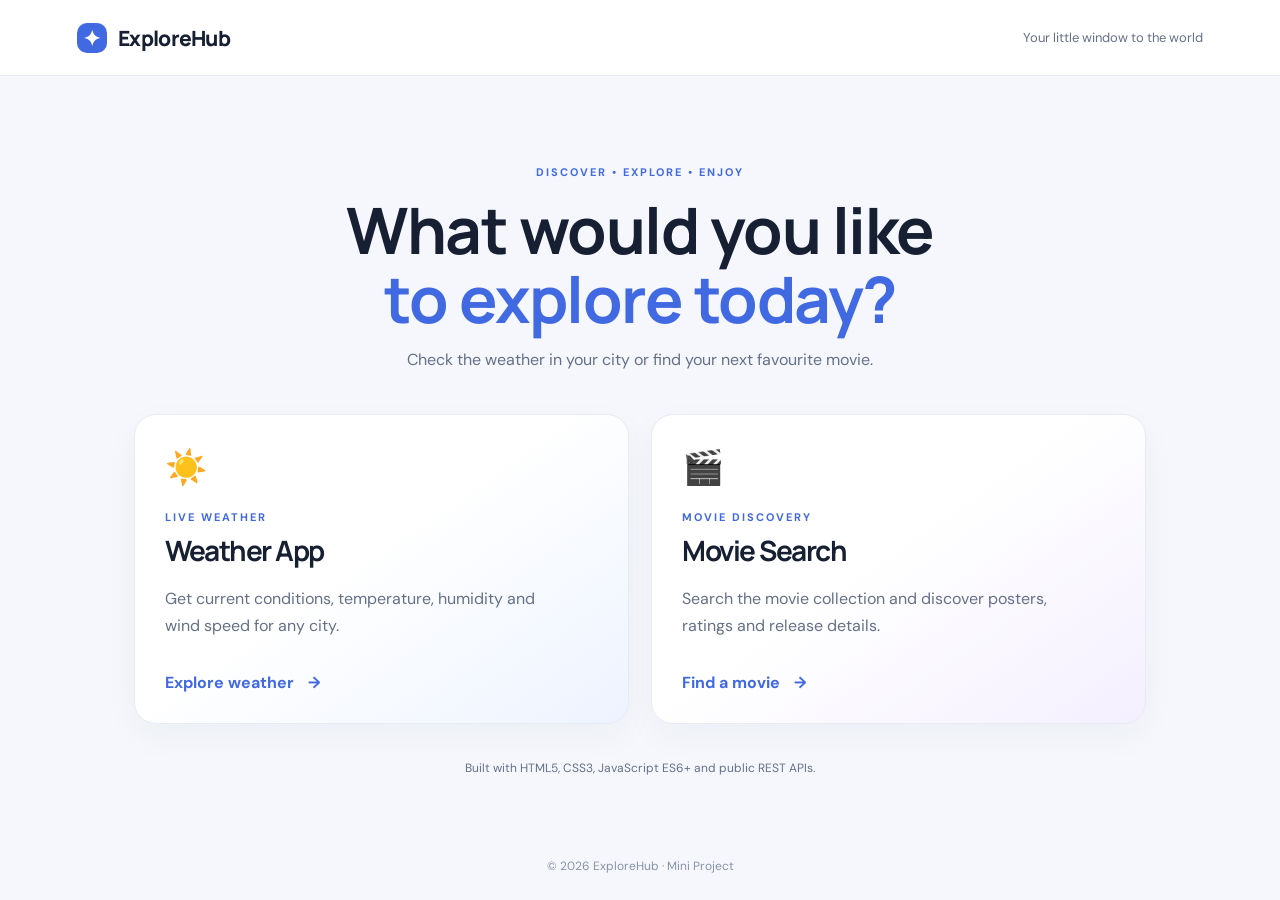
<file: Mini_Project_VS_Code/Mini_Project/index.html>
<!DOCTYPE html>
<html lang="en">
<head>
  <meta charset="UTF-8">
  <meta name="viewport" content="width=device-width, initial-scale=1.0">
  <title>ExploreHub | Weather & Movies</title>
  <link rel="stylesheet" href="style.css">
  <script src="script.js" type="module" defer></script>
</head>
<body>
  <header class="topbar">
    <a class="brand" href="index.html"><span class="brand-mark">✦</span> ExploreHub</a>
    <span class="top-note">Your little window to the world</span>
  </header>
  <main class="landing">
    <section class="hero">
      <p class="eyebrow">DISCOVER • EXPLORE • ENJOY</p>
      <h1>What would you like<br><span>to explore today?</span></h1>
      <p class="hero-copy">Check the weather in your city or find your next favourite movie.</p>
    </section>
    <section class="app-grid">
      <a class="app-card weather-card" href="weather.html">
        <div class="card-icon">☀️</div><p class="card-kicker">LIVE WEATHER</p>
        <h2>Weather App</h2><p>Get current conditions, temperature, humidity and wind speed for any city.</p>
        <span class="card-link">Explore weather <b>→</b></span>
      </a>
      <a class="app-card movie-card" href="movies.html">
        <div class="card-icon">🎬</div><p class="card-kicker">MOVIE DISCOVERY</p>
        <h2>Movie Search</h2><p>Search the movie collection and discover posters, ratings and release details.</p>
        <span class="card-link">Find a movie <b>→</b></span>
      </a>
    </section>
    <p class="landing-foot">Built with HTML5, CSS3, JavaScript ES6+ and public REST APIs.</p>
  </main>
  <footer>© 2026 ExploreHub · Mini Project</footer>
</body>
</html>
</file>
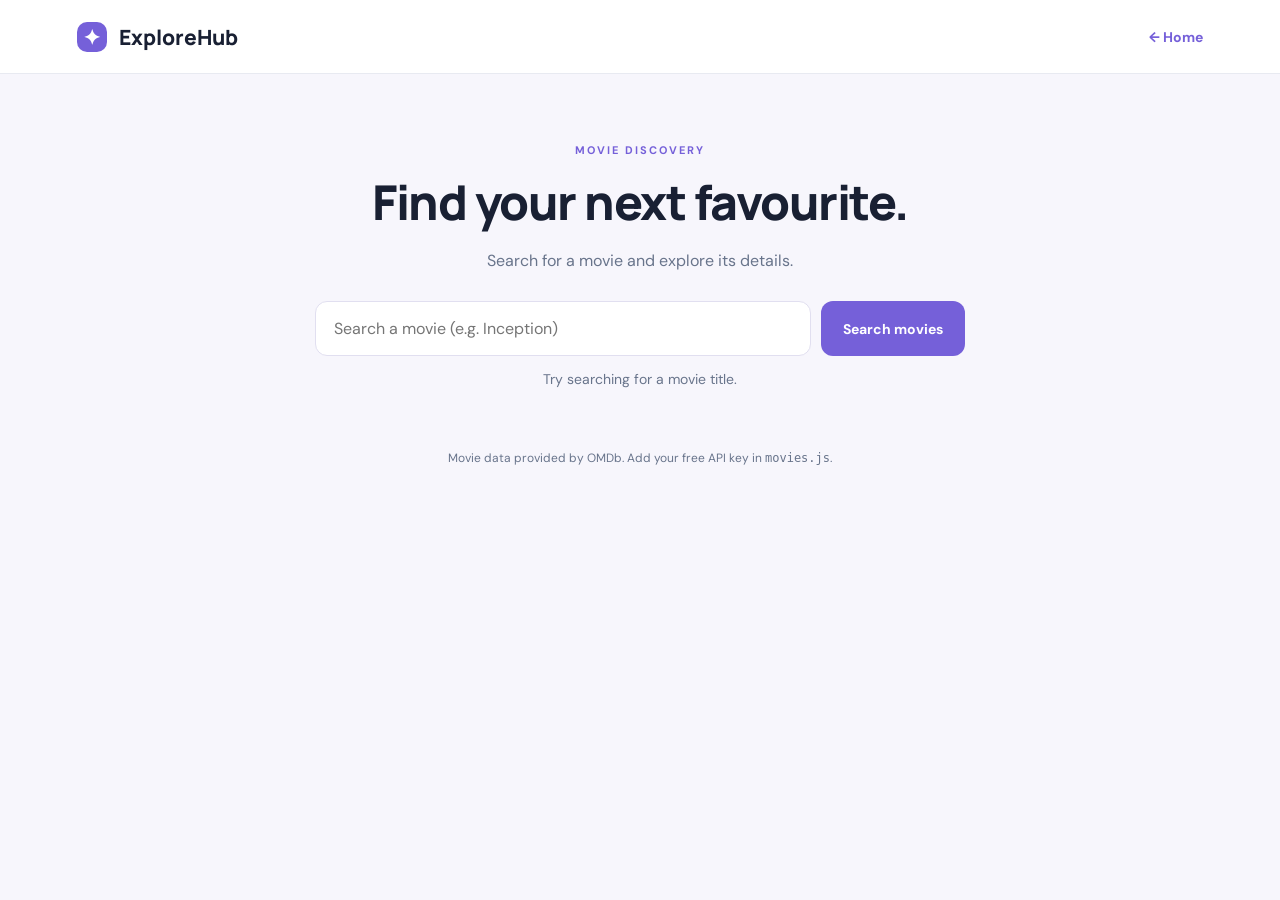
<file: Mini_Project_VS_Code/Mini_Project/movies.html>
<!DOCTYPE html>
<html lang="en">
<head>
  <meta charset="UTF-8"><meta name="viewport" content="width=device-width, initial-scale=1.0">
  <title>Movie Search | ExploreHub</title><link rel="stylesheet" href="movies.css">
  <script src="movies.js" type="module" defer></script>
</head>
<body>
  <header class="topbar"><a class="brand" href="index.html"><span class="brand-mark">✦</span> ExploreHub</a><a class="back-link" href="index.html">← Home</a></header>
  <main class="page">
    <section class="page-heading"><p class="eyebrow">MOVIE DISCOVERY</p><h1>Find your next favourite.</h1><p>Search for a movie and explore its details.</p></section>
    <form id="movie-form" class="search-form"><label class="sr-only" for="movie-input">Movie title</label><input id="movie-input" type="search" placeholder="Search a movie (e.g. Inception)" required><button type="submit">Search movies</button></form>
    <p id="movie-message" class="message" role="status">Try searching for a movie title.</p>
    <section id="movie-results" class="movie-grid" aria-live="polite"></section>
    <p class="api-note">Movie data provided by OMDb. Add your free API key in <code>movies.js</code>.</p>
  </main>
</body>
</html>
</file>
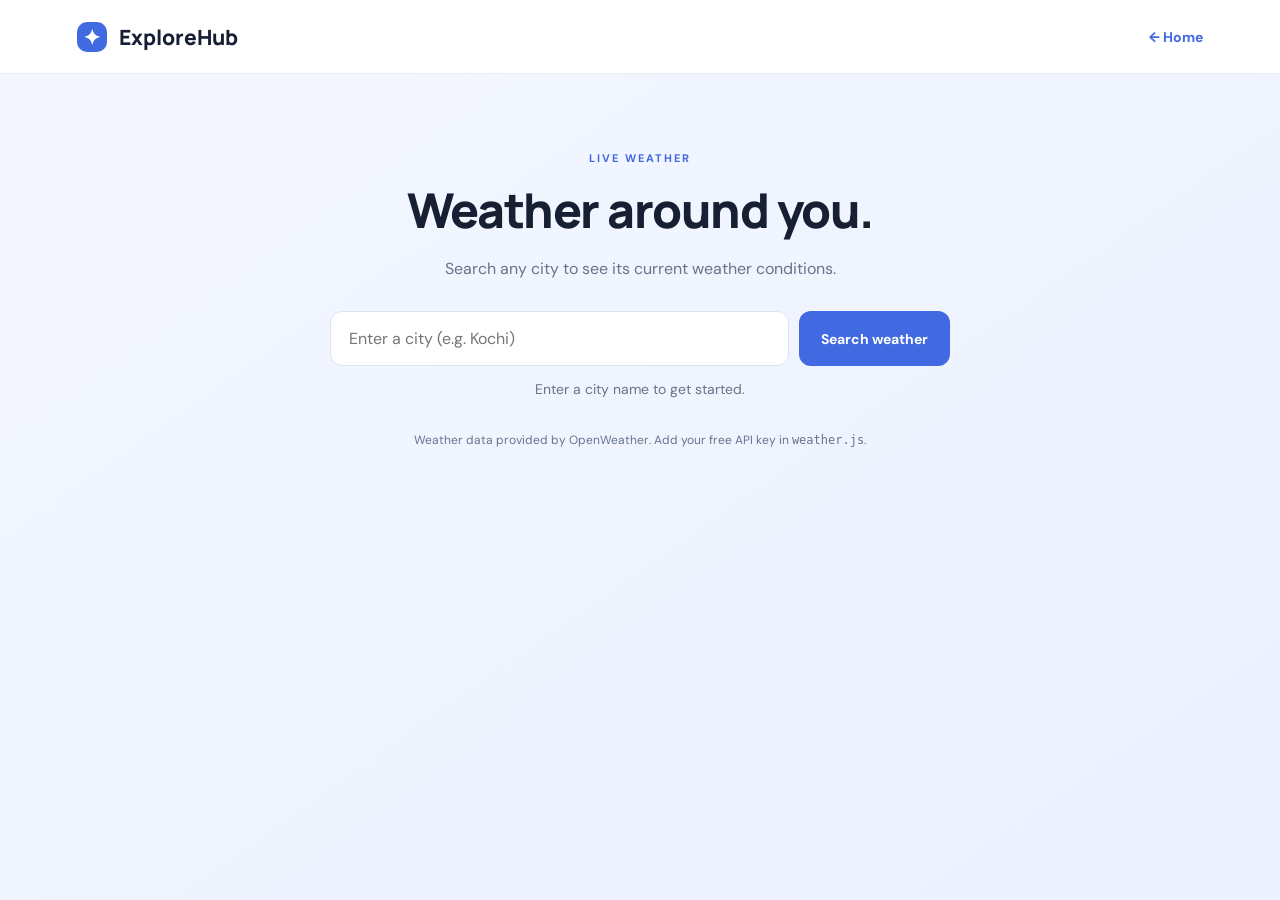
<file: Mini_Project_VS_Code/Mini_Project/weather.html>
<!DOCTYPE html>
<html lang="en">
<head>
  <meta charset="UTF-8"><meta name="viewport" content="width=device-width, initial-scale=1.0">
  <title>Weather | ExploreHub</title><link rel="stylesheet" href="weather.css">
  <script src="weather.js" type="module" defer></script>
</head>
<body>
  <header class="topbar"><a class="brand" href="index.html"><span class="brand-mark">✦</span> ExploreHub</a><a class="back-link" href="index.html">← Home</a></header>
  <main class="page">
    <div class="page-heading"><p class="eyebrow">LIVE WEATHER</p><h1>Weather around you.</h1><p>Search any city to see its current weather conditions.</p></div>
    <form id="weather-form" class="search-form">
      <label class="sr-only" for="city-input">City name</label><input id="city-input" type="text" placeholder="Enter a city (e.g. Kochi)" required>
      <button type="submit">Search weather</button>
    </form>
    <p id="weather-message" class="message" role="status">Enter a city name to get started.</p>
    <section id="weather-result" class="weather-panel hidden" aria-live="polite">
      <div class="weather-main"><div><p id="weather-city" class="city"></p><p id="weather-description" class="description"></p></div><div class="temperature"><span id="weather-icon">🌤️</span><strong id="temperature">--°</strong></div></div>
      <div class="weather-stats">
        <div class="stat"><span>💧</span><small>HUMIDITY</small><strong id="humidity">--%</strong></div>
        <div class="stat"><span>💨</span><small>WIND SPEED</small><strong id="wind">-- m/s</strong></div>
        <div class="stat"><span>🌡️</span><small>FEELS LIKE</small><strong id="feels">--°</strong></div>
      </div>
    </section>
    <p class="api-note">Weather data provided by OpenWeather. Add your free API key in <code>weather.js</code>.</p>
  </main>
</body>
</html>
</file>
<file: Mini_Project_VS_Code/Mini_Project/style.css>
@import url('https://fonts.googleapis.com/css2?family=DM+Sans:wght@400;500;600;700&family=Manrope:wght@400;500;600;700;800&display=swap');
:root{--ink:#172033;--muted:#657087;--line:#e8ebf2;--blue:#4169e1;--bg:#f5f7fc}
*{box-sizing:border-box}body{margin:0;background:var(--bg);color:var(--ink);font-family:'DM Sans',sans-serif;min-height:100vh}
.topbar{height:76px;padding:0 max(6vw,24px);display:flex;align-items:center;justify-content:space-between;background:#fff;border-bottom:1px solid var(--line)}
.brand{text-decoration:none;color:var(--ink);font:800 21px Manrope,sans-serif;letter-spacing:-.7px}.brand-mark{display:inline-grid;place-items:center;background:#4169e1;color:white;width:30px;height:30px;border-radius:10px;margin-right:8px}.top-note{font-size:13px;color:var(--muted)}
.landing{max-width:1060px;margin:0 auto;padding:78px 24px 48px}.hero{text-align:center;margin-bottom:44px}.eyebrow,.card-kicker{font-size:11px;letter-spacing:2px;font-weight:700;color:var(--blue)}h1,h2{font-family:Manrope,sans-serif;letter-spacing:-1.5px}.hero h1{font-size:clamp(38px,6vw,64px);line-height:1.08;margin:16px 0}.hero h1 span{color:var(--blue)}.hero-copy{color:var(--muted);font-size:16px}.app-grid{display:grid;grid-template-columns:repeat(2,minmax(0,1fr));gap:22px}.app-card{min-height:300px;padding:30px;border-radius:22px;text-decoration:none;color:inherit;background:white;border:1px solid var(--line);box-shadow:0 12px 36px #1b2a4b0a;transition:.2s}.app-card:hover{transform:translateY(-5px);box-shadow:0 18px 42px #1b2a4b16}.weather-card{background:linear-gradient(145deg,#fff 45%,#edf3ff)}.movie-card{background:linear-gradient(145deg,#fff 45%,#f4efff)}.card-icon{font-size:34px}.card-kicker{margin:20px 0 7px}.app-card h2{font-size:28px;margin:0 0 10px}.app-card>p:not(.card-kicker){color:var(--muted);line-height:1.7;max-width:390px}.card-link{display:inline-flex;gap:14px;margin-top:16px;font-weight:700;color:var(--blue)}.landing-foot{text-align:center;color:var(--muted);font-size:12px;margin-top:36px}footer{text-align:center;padding:22px;color:#8992a4;font-size:12px}
@media(max-width:650px){.top-note{display:none}.landing{padding-top:48px}.app-grid{grid-template-columns:1fr}.app-card{min-height:260px}}
</file>
<file: Mini_Project_VS_Code/Mini_Project/movies.css>
@import url('https://fonts.googleapis.com/css2?family=DM+Sans:wght@400;500;600;700&family=Manrope:wght@500;600;700;800&display=swap');
:root{--blue:#7560d9;--ink:#192033;--muted:#68748b;--line:#e8eaf1}*{box-sizing:border-box}body{margin:0;min-height:100vh;background:#f7f6fc;color:var(--ink);font-family:'DM Sans',sans-serif}.topbar{height:74px;background:white;border-bottom:1px solid var(--line);display:flex;align-items:center;justify-content:space-between;padding:0 max(6vw,24px)}.brand{text-decoration:none;color:var(--ink);font:800 21px Manrope,sans-serif}.brand-mark{display:inline-grid;place-items:center;background:var(--blue);color:white;width:30px;height:30px;border-radius:10px;margin-right:8px}.back-link{color:var(--blue);text-decoration:none;font-weight:700;font-size:14px}.page{max-width:1100px;margin:auto;padding:58px 24px}.page-heading{text-align:center}.eyebrow{font-size:11px;letter-spacing:2px;color:var(--blue);font-weight:700}.page-heading h1{font:800 clamp(34px,5vw,48px) Manrope;letter-spacing:-1.5px;margin:12px 0}.page-heading>p:last-child{color:var(--muted)}.search-form{display:flex;gap:10px;max-width:650px;margin:30px auto 12px}.search-form input{flex:1;min-width:0;padding:16px 18px;border:1px solid #e1dff0;border-radius:12px;font:inherit;outline:none}.search-form input:focus{border-color:var(--blue);box-shadow:0 0 0 3px #7560d922}.search-form button{border:0;border-radius:12px;padding:0 22px;background:var(--blue);color:white;font:700 14px 'DM Sans';cursor:pointer}.message{text-align:center;color:var(--muted);font-size:14px;min-height:22px}.movie-grid{display:grid;grid-template-columns:repeat(auto-fill,minmax(190px,1fr));gap:20px;margin-top:26px}.movie-card{overflow:hidden;background:white;border:1px solid var(--line);border-radius:16px;box-shadow:0 10px 28px #1b2a4b0a}.movie-card img{display:block;width:100%;height:285px;object-fit:cover;background:#eceaf4}.poster-placeholder{height:285px;display:grid;place-items:center;background:#eceaf4;color:#8c86a5;font-size:42px}.movie-info{padding:15px}.movie-info h2{font:700 16px Manrope;margin:0 0 8px;line-height:1.35}.movie-meta{font-size:12px;color:var(--muted);display:flex;justify-content:space-between;gap:8px}.rating{color:#a16a12;font-weight:700}.api-note{text-align:center;color:var(--muted);font-size:12px;margin-top:32px}.sr-only{position:absolute;width:1px;height:1px;padding:0;margin:-1px;overflow:hidden;clip:rect(0,0,0,0);white-space:nowrap;border:0}
@media(max-width:560px){.search-form{flex-direction:column}.search-form button{padding:15px}.movie-grid{grid-template-columns:repeat(2,minmax(0,1fr));gap:12px}.movie-card img,.poster-placeholder{height:230px}}
</file>
<file: Mini_Project_VS_Code/Mini_Project/weather.css>
@import url('https://fonts.googleapis.com/css2?family=DM+Sans:wght@400;500;600;700&family=Manrope:wght@500;600;700;800&display=swap');
:root{--blue:#4169e1;--ink:#172033;--muted:#68748b;--line:#e7ebf3}*{box-sizing:border-box}body{margin:0;min-height:100vh;background:linear-gradient(145deg,#f4f7ff,#eaf1ff);color:var(--ink);font-family:'DM Sans',sans-serif}.topbar{height:74px;background:#fff;border-bottom:1px solid var(--line);display:flex;align-items:center;justify-content:space-between;padding:0 max(6vw,24px)}.brand{text-decoration:none;color:var(--ink);font:800 21px Manrope,sans-serif}.brand-mark{display:inline-grid;place-items:center;background:var(--blue);color:white;width:30px;height:30px;border-radius:10px;margin-right:8px}.back-link{color:var(--blue);text-decoration:none;font-weight:700;font-size:14px}.page{max-width:760px;margin:0 auto;padding:66px 24px}.page-heading{text-align:center}.eyebrow{font-size:11px;letter-spacing:2px;color:var(--blue);font-weight:700}.page-heading h1{font:800 clamp(34px,5vw,48px) Manrope,sans-serif;letter-spacing:-1.5px;margin:12px 0}.page-heading>p:last-child{color:var(--muted)}.search-form{display:flex;gap:10px;margin:32px auto 14px;max-width:620px}.search-form input{flex:1;min-width:0;padding:16px 18px;border:1px solid #dce3f1;border-radius:12px;font:inherit;outline:none}.search-form input:focus{border-color:var(--blue);box-shadow:0 0 0 3px #4169e122}.search-form button{border:0;border-radius:12px;padding:0 22px;background:var(--blue);color:white;font:700 14px 'DM Sans';cursor:pointer}.message{text-align:center;color:var(--muted);font-size:14px;min-height:22px}.weather-panel{margin-top:26px;background:#fff;border:1px solid var(--line);border-radius:22px;padding:28px;box-shadow:0 18px 50px #253b7210}.hidden{display:none}.weather-main{display:flex;align-items:center;justify-content:space-between;gap:20px}.city{font:800 27px Manrope;margin:0 0 7px}.description{color:var(--muted);text-transform:capitalize;margin:0}.temperature{display:flex;align-items:center;gap:12px}.temperature span{font-size:42px}.temperature strong{font:800 48px Manrope}.weather-stats{display:grid;grid-template-columns:repeat(3,1fr);gap:12px;margin-top:28px}.stat{background:#f5f7fc;border-radius:14px;padding:16px;display:flex;flex-direction:column;gap:7px}.stat>span{font-size:20px}.stat small{font-size:10px;letter-spacing:1px;color:var(--muted);font-weight:700}.stat strong{font:700 19px Manrope}.api-note{text-align:center;color:var(--muted);font-size:12px;margin-top:30px}.sr-only{position:absolute;width:1px;height:1px;padding:0;margin:-1px;overflow:hidden;clip:rect(0,0,0,0);white-space:nowrap;border:0}
@media(max-width:560px){.search-form{flex-direction:column}.search-form button{padding:15px}.weather-panel{padding:20px}.weather-stats{grid-template-columns:1fr}.temperature strong{font-size:38px}}
</file>
